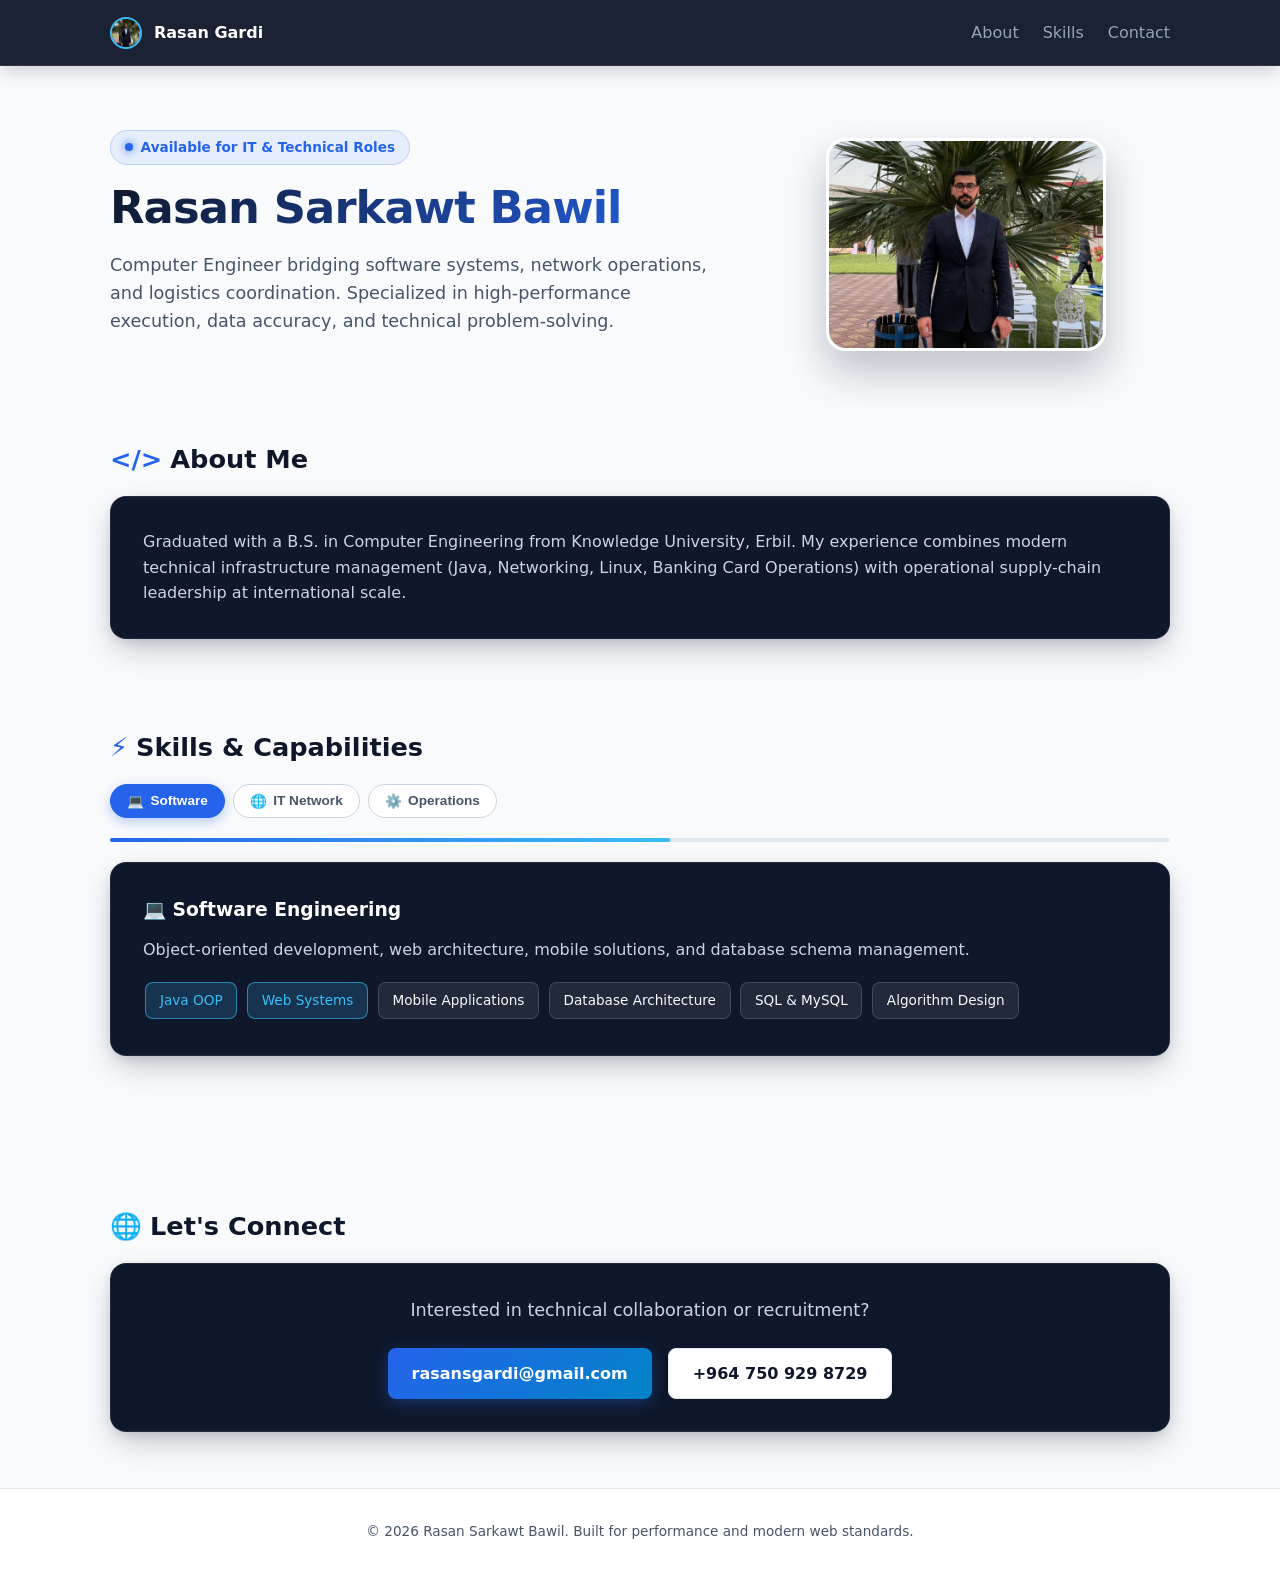
<file: index.html>
<!DOCTYPE html>
<html lang="en">

<head>
    <meta charset="UTF-8">
    <meta name="viewport" content="width=device-width, initial-scale=1.0, maximum-scale=1.0, user-scalable=no">
    <title>Rasan Sarkawt Bawil | Computer Engineer & Tech Operations</title>
    <meta name="description"
        content="Portfolio of Rasan Sarkawt Bawil - Computer Engineer and Logistics Specialist in Erbil.">
    <link rel="icon" href="favicon.svg" type="image/svg+xml">
    <link rel="stylesheet" href="styles.css?v=5">
</head>

<body>

    <header class="site-header">
        <link rel="canonical" href="https://rasangardi.com/">
        <meta property="og:url" content="https://rasangardi.com/">
        <meta property="og:title" content="Rasan Sarkawt Bawil | Computer Engineer & Tech Operations">
        <meta property="og:type" content="website">

        <div class="wrap nav">
            <a class="logo" href="#top">
                <img src="images/rasan-sarkawt-bawil.jpg" alt="Rasan Gardi" width="32" height="32">
                <span>Rasan Gardi</span>
            </a>
            <ul class="nav-links">
                <li><a href="#about">About</a></li>
                <li><a href="#skills">Skills</a></li>
                <li><a href="#contact">Contact</a></li>
            </ul>
        </div>
    </header>

    <main id="main" class="wrap">

        <section class="hero" id="top">
            <div>
                <div class="status-badge">
                    <span class="pulse-dot"></span> Available for IT & Technical Roles
                </div>
                <h1>Rasan Sarkawt Bawil</h1>
                <p class="lead">
                    Computer Engineer bridging software systems, network operations, and logistics coordination.
                    Specialized in high-performance execution, data accuracy, and technical problem-solving.
                </p>
            </div>
            <div class="portrait-frame">
                <img src="images/rasan-sarkawt-bawil.jpg" alt="Rasan Sarkawt Bawil">
            </div>
        </section>

        <section id="about">
            <h2><span style="color: #2563eb;">&lt;/&gt;</span> About Me</h2>
            <div class="card">
                <p>
                    Graduated with a B.S. in Computer Engineering from Knowledge University, Erbil. My experience
                    combines modern technical infrastructure management (Java, Networking, Linux, Banking Card
                    Operations) with operational supply-chain leadership at international scale.
                </p>
            </div>
        </section>

        <section id="skills">
            <h2><span style="color: #2563eb;">⚡</span> Skills & Capabilities</h2>

            <div class="carousel-nav-tabs">
                <button class="nav-tab-btn active" onclick="selectSkillCategory(0)">
                    <span>💻</span> Software
                </button>
                <button class="nav-tab-btn" onclick="selectSkillCategory(1)">
                    <span>🌐</span> IT Network
                </button>
                <button class="nav-tab-btn" onclick="selectSkillCategory(2)">
                    <span>⚙️</span> Operations
                </button>
            </div>

            <div class="progress-bar-wrap">
                <div id="loop-progress" class="progress-bar-fill"></div>
            </div>

            <div class="skills-carousel-container" id="carousel-container">

                <div class="card skill-carousel-card active">
                    <div style="margin-bottom: 0.75rem;">
                        <h3>💻 Software Engineering</h3>
                    </div>
                    <p style="margin-bottom: 1rem;">Object-oriented development, web architecture, mobile solutions, and
                        database schema management.</p>
                    <div>
                        <span class="skill-tag highlight">Java OOP</span>
                        <span class="skill-tag highlight">Web Systems</span>
                        <span class="skill-tag">Mobile Applications</span>
                        <span class="skill-tag">Database Architecture</span>
                        <span class="skill-tag">SQL & MySQL</span>
                        <span class="skill-tag">Algorithm Design</span>
                    </div>
                </div>

                <div class="card skill-carousel-card">
                    <div style="margin-bottom: 0.75rem;">
                        <h3>🌐 IT Infrastructure</h3>
                    </div>
                    <p style="margin-bottom: 1rem;">Network protocols, system administration, hardware diagnostics, and
                        secure financial payment operations.</p>
                    <div>
                        <span class="skill-tag highlight">TCP/IP Networking</span>
                        <span class="skill-tag">Payment Card Systems</span>
                        <span class="skill-tag">Hardware Diagnostics</span>
                        <span class="skill-tag">DNS / DHCP Configuration</span>
                    </div>
                </div>

                <div class="card skill-carousel-card">
                    <div style="margin-bottom: 0.75rem;">
                        <h3>⚙️ Operations & Leadership</h3>
                    </div>
                    <p style="margin-bottom: 1rem;">Cross-functional supply chain synchronization, data reporting, team
                        leadership, and procedural accuracy.</p>
                    <div>
                        <span class="skill-tag highlight">Logistics Workflows</span>
                        <span class="skill-tag">Data Reconciliation</span>
                        <span class="skill-tag">Census Field Operations</span>
                        <span class="skill-tag">Microsoft Excel Advanced</span>
                        <span class="skill-tag">Emergency First Aid (FAA L3)</span>
                        <span class="skill-tag">Cross-functional Teamwork</span>
                    </div>
                </div>

            </div>
        </section>

        <section id="contact">
            <h2><span style="color: #2563eb;">🌐</span> Let's Connect</h2>
            <div class="card" style="text-align: center; padding: 2rem 1.25rem;">
                <p class="lead" style="color: var(--text-card-muted); margin-bottom: 1.25rem;">Interested in technical
                    collaboration or recruitment?</p>
                <div class="actions" style="justify-content: center;">
                    <a class="btn btn-primary" href="mailto:rasansgardi@gmail.com">rasansgardi@gmail.com</a>
                    <a class="btn btn-ghost" href="tel:+9647509298729">+964 750 929 8729</a>
                </div>
            </div>
        </section>

    </main>

    <footer>
        <div class="wrap">
            © <span id="year"></span> Rasan Sarkawt Bawil. Built for performance and modern web standards.
        </div>
    </footer>

    <script>
        const DURATION_PER_CARD = 2500;

        document.getElementById("year").textContent = new Date().getFullYear();

        let currentIndex = 0;
        let isPaused = false;
        let progress = 0;
        const TICK_INTERVAL = 30;

        const cards = document.querySelectorAll('.skill-carousel-card');
        const tabs = document.querySelectorAll('.nav-tab-btn');
        const progressBar = document.getElementById('loop-progress');
        const container = document.getElementById('carousel-container');

        // 1. DESKTOP MOUSE HANDLING: Only activates when an actual physical mouse pointer is used
        container.addEventListener('pointerenter', (e) => {
            if (e.pointerType === 'mouse') isPaused = true;
        });

        container.addEventListener('pointerleave', (e) => {
            if (e.pointerType === 'mouse') isPaused = false;
        });

        // 2. MOBILE TOUCH HANDLING: Pause ONLY while actively touching down on the skill container
        container.addEventListener('touchstart', () => {
            isPaused = true;
        }, { passive: true });

        // Instantly resume when finger lifts off anywhere
        window.addEventListener('touchend', () => {
            isPaused = false;
        }, { passive: true });

        window.addEventListener('touchcancel', () => {
            isPaused = false;
        }, { passive: true });

        // 3. SCROLL HANDLING: Instantly resume whenever scrolling occurs
        window.addEventListener('scroll', () => {
            isPaused = false;
        }, { passive: true });

        function updateCarouselDisplay(index) {
            cards.forEach((card, i) => {
                card.classList.toggle('active', i === index);
            });

            tabs.forEach((tab, i) => {
                tab.classList.toggle('active', i === index);
            });
        }

        function selectSkillCategory(index) {
            currentIndex = index;
            progress = 0;
            progressBar.style.width = '0%';
            updateCarouselDisplay(currentIndex);
            isPaused = false;
        }

        setInterval(() => {
            if (!isPaused) {
                progress += (TICK_INTERVAL / DURATION_PER_CARD) * 100;
                if (progress >= 100) {
                    progress = 0;
                    currentIndex = (currentIndex + 1) % cards.length;
                    updateCarouselDisplay(currentIndex);
                }
                progressBar.style.width = progress + '%';
            }
        }, TICK_INTERVAL);
    </script>
</body>

</html>
</file>
<file: styles.css>
:root {
    --bg-light: #f8fafc;
    --bg-card: #0f172a;
    --border-card: rgba(15, 23, 42, 0.1);
    --accent-primary: #38bdf8;
    --accent-secondary: #2563eb;
    --text-main: #0f172a;
    --text-muted: #475569;
    --text-card-main: #f8fafc;
    --text-card-muted: #cbd5e1;
    --shadow-header: 0 4px 20px -2px rgba(15, 23, 42, 0.25);
    --shadow-card: 0 12px 32px -6px rgba(15, 23, 42, 0.28), 0 4px 12px -2px rgba(15, 23, 42, 0.12);
    --shadow-card-hover: 0 20px 40px -10px rgba(15, 23, 42, 0.45), 0 0 25px rgba(56, 189, 248, 0.25);
    --font-sans: 'Inter', system-ui, -apple-system, sans-serif;
}

* {
    box-sizing: border-box;
    margin: 0;
    padding: 0;
}

html,
body {
    width: 100%;
    overflow-x: hidden;
}

body {
    background-color: var(--bg-light);
    color: var(--text-main);
    font-family: var(--font-sans);
    line-height: 1.6;
    position: relative;
}

.wrap {
    max-width: 1100px;
    width: 100%;
    margin: 0 auto;
    padding: 0 1.25rem;
    position: relative;
    z-index: 1;
}

/* Header Navigation */
.site-header {
    position: sticky;
    top: 0;
    backdrop-filter: blur(12px);
    background: rgba(15, 23, 42, 0.95);
    border-bottom: 1px solid rgba(255, 255, 255, 0.1);
    box-shadow: var(--shadow-header);
    z-index: 100;
    width: 100%;
}

.nav {
    display: flex;
    justify-content: space-between;
    align-items: center;
    height: 65px;
}

.logo {
    display: flex;
    align-items: center;
    gap: 0.75rem;
    text-decoration: none;
    color: #ffffff;
    font-weight: 700;
}

.logo img {
    border-radius: 50%;
    border: 2px solid var(--accent-primary);
}

.nav-links {
    display: flex;
    gap: 1.5rem;
    list-style: none;
}

.nav-links a {
    color: #94a3b8;
    text-decoration: none;
    font-weight: 500;
    transition: color 0.3s;
}

/* Live Status Indicator */
.status-badge {
    display: inline-flex;
    align-items: center;
    gap: 0.5rem;
    background: rgba(37, 99, 235, 0.08);
    border: 1px solid rgba(37, 99, 235, 0.2);
    color: #2563eb;
    padding: 0.35rem 0.85rem;
    border-radius: 50px;
    font-size: 0.85rem;
    font-weight: 600;
    margin-bottom: 1rem;
}

.pulse-dot {
    width: 8px;
    height: 8px;
    background-color: #2563eb;
    border-radius: 50%;
    box-shadow: 0 0 8px #2563eb;
    animation: pulse 1s infinite;
}

@keyframes pulse {
    0% {
        transform: scale(0.95);
        box-shadow: 0 0 0 0 rgba(37, 99, 235, 0.7);
    }

    70% {
        transform: scale(1);
        box-shadow: 0 0 0 8px rgba(37, 99, 235, 0);
    }

    100% {
        transform: scale(0.95);
        box-shadow: 0 0 0 0 rgba(37, 99, 235, 0);
    }
}

/* Hero Section */
.hero {
    padding: 4rem 0 3rem;
    display: grid;
    grid-template-columns: 1.2fr 0.8fr;
    gap: 2.5rem;
    align-items: center;
}

h1 {
    font-size: 2.8rem;
    color: var(--text-main);
    background: linear-gradient(135deg, #0f172a 0%, #2563eb 100%);
    background-clip: text;
    -webkit-background-clip: text;
    -webkit-text-fill-color: transparent;
    margin-bottom: 1rem;
    letter-spacing: -0.02em;
    line-height: 1.2;
}

.lead {
    font-size: 1.1rem;
    color: var(--text-muted);
    margin-bottom: 1.5rem;
}

.actions {
    display: flex;
    gap: 1rem;
    margin-top: 1.5rem;
}

.btn {
    padding: 0.75rem 1.5rem;
    border-radius: 8px;
    font-weight: 600;
    text-decoration: none;
    transition: all 0.2s ease;
    display: inline-flex;
    justify-content: center;
    align-items: center;
}

.btn-primary {
    background: linear-gradient(135deg, #2563eb, #0284c7);
    color: #ffffff;
    box-shadow: 0 4px 15px rgba(37, 99, 235, 0.35);
}

.btn-ghost {
    background: #ffffff;
    border: 1px solid #e2e8f0;
    color: var(--text-main);
    box-shadow: 0 4px 12px rgba(0, 0, 0, 0.05);
}

/* Base Card Styling */
.card {
    background: var(--bg-card);
    color: var(--text-card-main);
    border: 1px solid rgba(255, 255, 255, 0.08);
    border-radius: 16px;
    padding: 2rem;
    margin-bottom: 1.5rem;
    box-shadow: var(--shadow-card);
    transition: transform 0.2s ease, border-color 0.2s ease, box-shadow 0.2s ease;
    width: 100%;
}

.card p,
.card ul {
    color: var(--text-card-muted);
}

.card h3 {
    color: #ffffff;
}

/* Sequential Skills Carousel Container */
.skills-carousel-container {
    position: relative;
    min-height: 280px;
    margin-top: 1rem;
    width: 100%;
}

.skill-carousel-card {
    position: absolute;
    top: 0;
    left: 0;
    width: 100%;
    opacity: 0;
    transform: translateY(20px) scale(0.97);
    pointer-events: none;
    transition: opacity 0.4s ease-out, transform 0.4s ease-out;
    cursor: pointer;
    user-select: none;
}

.skill-carousel-card.active {
    opacity: 1;
    transform: translateY(0) scale(1);
    pointer-events: auto;
    z-index: 2;
}

/* Interactive Navigation Tabs */
.carousel-nav-tabs {
    display: flex;
    gap: 0.5rem;
    margin-bottom: 1.25rem;
    flex-wrap: wrap;
    width: 100%;
}

.nav-tab-btn {
    background: #ffffff;
    border: 1px solid #cbd5e1;
    color: #475569;
    padding: 0.5rem 1rem;
    border-radius: 30px;
    font-size: 0.85rem;
    font-weight: 600;
    cursor: pointer;
    transition: all 0.2s ease;
    display: flex;
    align-items: center;
    gap: 0.4rem;
}

.nav-tab-btn.active {
    background: #2563eb;
    color: #ffffff;
    border-color: #2563eb;
    box-shadow: 0 4px 12px rgba(37, 99, 235, 0.3);
}

/* Skill Tag Layout */
.skill-tag {
    display: inline-block;
    background: rgba(255, 255, 255, 0.08);
    border: 1px solid rgba(255, 255, 255, 0.15);
    padding: 0.4rem 0.85rem;
    border-radius: 8px;
    font-size: 0.85rem;
    font-weight: 500;
    margin: 0.25rem 0.15rem;
    color: #f8fafc;
    transition: all 0.2s ease;
    cursor: pointer;
}

.skill-tag.highlight {
    border-color: rgba(56, 189, 248, 0.6);
    background: rgba(56, 189, 248, 0.18);
    color: var(--accent-primary);
}

/* Desktop-Only Hover Guards (Prevents Sticky Mobile Touches) */
@media (hover: hover) {
    .nav-links a:hover {
        color: var(--accent-primary);
    }

    .btn-primary:hover {
        transform: translateY(-2px);
        box-shadow: 0 6px 20px rgba(37, 99, 235, 0.5);
    }

    .btn-ghost:hover {
        border-color: #2563eb;
        color: #2563eb;
    }

    .skill-carousel-card:hover {
        border-color: var(--accent-primary);
        box-shadow: var(--shadow-card-hover);
        transform: translateY(-4px) scale(1.01);
    }

    .skill-tag:hover {
        background: rgba(56, 189, 248, 0.25);
        border-color: var(--accent-primary);
        color: var(--accent-primary);
        transform: translateY(-2px);
    }
}

/* Live Loop Progress Bar */
.progress-bar-wrap {
    width: 100%;
    height: 4px;
    background: #e2e8f0;
    border-radius: 4px;
    overflow: hidden;
    margin-bottom: 1.25rem;
}

#loop-progress,
.progress-bar-fill {
    height: 100%;
    width: 0%;
    background: linear-gradient(90deg, #2563eb, #38bdf8);
    transition: width 0.05s linear;
}

/* Portrait Card Frame */
.portrait-frame {
    position: relative;
    text-align: center;
    width: 100%;
    display: flex;
    justify-content: center;
}

.portrait-frame img {
    width: 100%;
    max-width: 280px;
    height: auto;
    border-radius: 20px;
    border: 3px solid #ffffff;
    box-shadow: 0 20px 40px rgba(15, 23, 42, 0.25);
    animation: float 3.5s ease-in-out infinite;
}

@keyframes float {
    0%,
    100% {
        transform: translateY(0px);
    }

    50% {
        transform: translateY(-8px);
    }
}

section {
    padding: 2rem 0;
    width: 100%;
}

h2 {
    font-size: 1.6rem;
    margin-bottom: 1rem;
    display: flex;
    align-items: center;
    gap: 0.5rem;
    color: var(--text-main);
}

footer {
    border-top: 1px solid #e2e8f0;
    padding: 2rem 0;
    text-align: center;
    color: var(--text-muted);
    font-size: 0.85rem;
    background: #ffffff;
    width: 100%;
}

/* Mobile Responsive Optimization */
@media (max-width: 768px) {
    .wrap {
        padding: 0 1rem;
    }

    .site-header {
        box-shadow: 0 2px 10px rgba(15, 23, 42, 0.15);
    }

    .nav {
        height: 58px;
    }

    .nav-links {
        display: none;
    }

    .hero {
        grid-template-columns: 1fr;
        text-align: center;
        padding: 2rem 0 1.5rem;
        gap: 2rem;
    }

    .portrait-frame {
        order: -1;
    }

    .portrait-frame img {
        max-width: 200px;
    }

    h1 {
        font-size: 2.1rem;
    }

    .lead {
        font-size: 1rem;
    }

    .actions {
        flex-direction: column;
        width: 100%;
        gap: 0.75rem;
    }

    .btn {
        width: 100%;
        padding: 0.85rem 1rem;
    }

    .card {
        padding: 1.25rem;
        border-radius: 12px;
        margin-bottom: 1.25rem;
    }

    .skills-carousel-container {
        min-height: 380px;
    }

    .carousel-nav-tabs {
        justify-content: space-between;
    }

    .nav-tab-btn {
        flex: 1 1 calc(33.333% - 0.4rem);
        justify-content: center;
        padding: 0.5rem 0.25rem;
        font-size: 0.75rem;
    }

    .skill-tag {
        font-size: 0.8rem;
        padding: 0.35rem 0.65rem;
        margin: 0.2rem 0.1rem;
    }

    section {
        padding: 1.5rem 0;
    }
}
</file>
